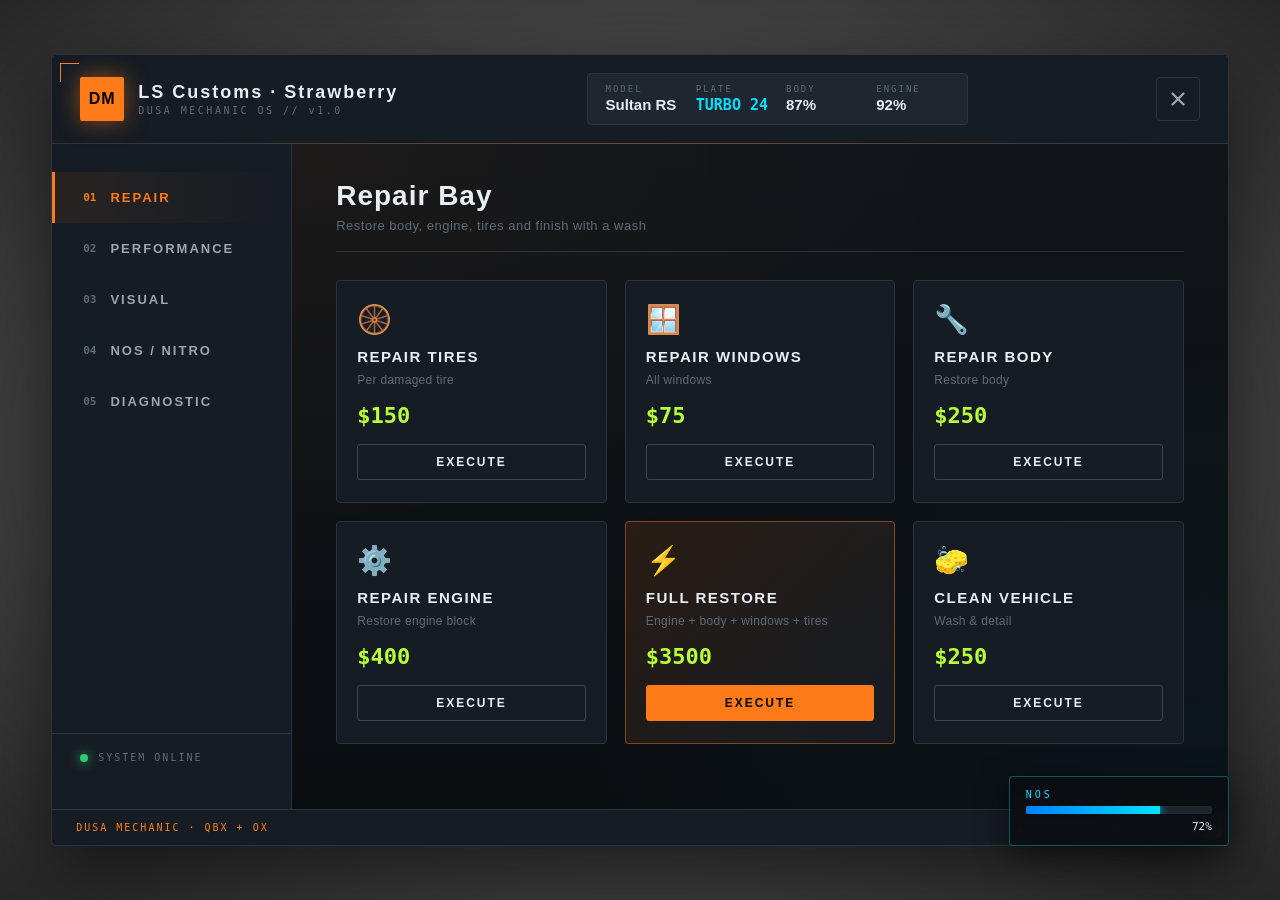
<file: dusa_mechanic_qbx/html/index.html>
<!DOCTYPE html>
<html lang="en">
<head>
    <meta charset="UTF-8" />
    <meta http-equiv="Content-Security-Policy"
          content="default-src 'self' 'unsafe-inline' 'unsafe-eval' nui://* https://nui-img/*;
                   img-src 'self' data: https://nui-img/* nui://*;
                   connect-src 'self' https://* nui://*;">
    <title>Dusa Mechanic</title>
    <link rel="stylesheet" href="style.css">
    <link rel="preconnect" href="https://fonts.googleapis.com">
    <link href="https://fonts.googleapis.com/css2?family=Chakra+Petch:wght@400;500;600;700&family=JetBrains+Mono:wght@400;500;700&display=swap" rel="stylesheet">
</head>
<body>
    <div id="root" class="hidden">
        <div class="shell">

            <!-- Header -->
            <header class="topbar">
                <div class="logo-wrap">
                    <div class="logo-mark">DM</div>
                    <div>
                        <div class="logo-title" id="shopName">LS Customs</div>
                        <div class="logo-sub">DUSA MECHANIC OS // v1.0</div>
                    </div>
                </div>
                <div class="veh-card">
                    <div class="veh-line"><span>MODEL</span><b id="vehModel">--</b></div>
                    <div class="veh-line"><span>PLATE</span><b id="vehPlate" class="plate">--</b></div>
                    <div class="veh-line"><span>BODY</span><b id="vehBody">--%</b></div>
                    <div class="veh-line"><span>ENGINE</span><b id="vehEngine">--%</b></div>
                </div>
                <button class="close-btn" id="closeBtn" title="Close (ESC)">
                    <svg viewBox="0 0 24 24" width="22" height="22" stroke="currentColor" stroke-width="2.5" fill="none" stroke-linecap="round">
                        <path d="M6 6l12 12M18 6L6 18"/>
                    </svg>
                </button>
            </header>

            <div class="body">
                <!-- Sidebar tabs -->
                <aside class="sidebar">
                    <button class="tab active" data-tab="repair">
                        <span class="num">01</span><span>REPAIR</span>
                    </button>
                    <button class="tab" data-tab="performance">
                        <span class="num">02</span><span>PERFORMANCE</span>
                    </button>
                    <button class="tab" data-tab="visual">
                        <span class="num">03</span><span>VISUAL</span>
                    </button>
                    <button class="tab" data-tab="nos">
                        <span class="num">04</span><span>NOS / NITRO</span>
                    </button>
                    <button class="tab" data-tab="diag">
                        <span class="num">05</span><span>DIAGNOSTIC</span>
                    </button>

                    <div class="sidebar-footer">
                        <div class="dot pulse"></div>
                        <span>SYSTEM ONLINE</span>
                    </div>
                </aside>

                <!-- Content panes -->
                <main class="content">

                    <!-- REPAIR -->
                    <section class="pane active" data-pane="repair">
                        <div class="pane-header">
                            <h2>Repair Bay</h2>
                            <p>Restore body, engine, tires and finish with a wash</p>
                        </div>
                        <div class="grid">
                            <div class="card" data-action="repair" data-what="tire" data-price-key="tire">
                                <div class="card-ico">🛞</div>
                                <div class="card-title">Repair Tires</div>
                                <div class="card-sub">Per damaged tire</div>
                                <div class="card-price">$<span class="p">--</span></div>
                                <button class="btn">EXECUTE</button>
                            </div>
                            <div class="card" data-action="repair" data-what="window" data-price-key="window">
                                <div class="card-ico">🪟</div>
                                <div class="card-title">Repair Windows</div>
                                <div class="card-sub">All windows</div>
                                <div class="card-price">$<span class="p">--</span></div>
                                <button class="btn">EXECUTE</button>
                            </div>
                            <div class="card" data-action="repair" data-what="body" data-price-key="body">
                                <div class="card-ico">🔧</div>
                                <div class="card-title">Repair Body</div>
                                <div class="card-sub">Restore body</div>
                                <div class="card-price">$<span class="p">--</span></div>
                                <button class="btn">EXECUTE</button>
                            </div>
                            <div class="card" data-action="repair" data-what="engine" data-price-key="engine">
                                <div class="card-ico">⚙️</div>
                                <div class="card-title">Repair Engine</div>
                                <div class="card-sub">Restore engine block</div>
                                <div class="card-price">$<span class="p">--</span></div>
                                <button class="btn">EXECUTE</button>
                            </div>
                            <div class="card primary" data-action="repair" data-what="full" data-price-key="fullRepair">
                                <div class="card-ico">⚡</div>
                                <div class="card-title">FULL RESTORE</div>
                                <div class="card-sub">Engine + body + windows + tires</div>
                                <div class="card-price">$<span class="p">--</span></div>
                                <button class="btn primary">EXECUTE</button>
                            </div>
                            <div class="card" data-action="repair" data-what="clean" data-price-key="fullClean">
                                <div class="card-ico">🧽</div>
                                <div class="card-title">Clean Vehicle</div>
                                <div class="card-sub">Wash & detail</div>
                                <div class="card-price">$<span class="p">--</span></div>
                                <button class="btn">EXECUTE</button>
                            </div>
                        </div>
                    </section>

                    <!-- PERFORMANCE -->
                    <section class="pane" data-pane="performance">
                        <div class="pane-header">
                            <h2>Performance Tuning</h2>
                            <p>Upgrade engine, transmission, brakes and suspension</p>
                        </div>
                        <div class="tune-list" id="tuneList"></div>
                    </section>

                    <!-- VISUAL -->
                    <section class="pane" data-pane="visual">
                        <div class="pane-header">
                            <h2>Visual Customization</h2>
                            <p>Paint, wheels, lights, neons & plates</p>
                        </div>

                        <div class="visual-grid">
                            <div class="vcard">
                                <div class="vcard-h">PRIMARY COLOR</div>
                                <input type="color" value="#ff2d55" id="primaryColor">
                                <button class="btn" data-action="cosm" data-what="primaryColor" data-color-from="primaryColor" data-price-key="primaryColor">APPLY · $<span class="p">--</span></button>
                            </div>
                            <div class="vcard">
                                <div class="vcard-h">SECONDARY COLOR</div>
                                <input type="color" value="#0a84ff" id="secondaryColor">
                                <button class="btn" data-action="cosm" data-what="secondaryColor" data-color-from="secondaryColor" data-price-key="secondaryColor">APPLY · $<span class="p">--</span></button>
                            </div>
                            <div class="vcard">
                                <div class="vcard-h">NEON COLOR</div>
                                <input type="color" value="#ff00ff" id="neonColor">
                                <button class="btn" data-action="cosm" data-what="neons" data-color-from="neonColor" data-price-key="neons">APPLY · $<span class="p">--</span></button>
                            </div>
                            <div class="vcard">
                                <div class="vcard-h">TIRE SMOKE</div>
                                <input type="color" value="#ffaa00" id="smokeColor">
                                <button class="btn" data-action="cosm" data-what="smoke" data-color-from="smokeColor" data-price-key="smoke">APPLY · $<span class="p">--</span></button>
                            </div>
                            <div class="vcard">
                                <div class="vcard-h">XENON HEADLIGHTS</div>
                                <select id="xenonIndex">
                                    <option value="0">White</option>
                                    <option value="1">Blue</option>
                                    <option value="2">Electric Blue</option>
                                    <option value="3">Mint Green</option>
                                    <option value="4">Lime Green</option>
                                    <option value="5">Yellow</option>
                                    <option value="6">Golden Shower</option>
                                    <option value="7">Orange</option>
                                    <option value="8">Red</option>
                                    <option value="9">Pony Pink</option>
                                    <option value="10">Hot Pink</option>
                                    <option value="11">Purple</option>
                                    <option value="12">Blacklight</option>
                                </select>
                                <button class="btn" data-action="cosm" data-what="xenons" data-value-from="xenonIndex" data-price-key="xenons">APPLY · $<span class="p">--</span></button>
                            </div>
                            <div class="vcard">
                                <div class="vcard-h">PLATE STYLE</div>
                                <select id="plateIndex">
                                    <option value="0">Blue/White</option>
                                    <option value="1">Yellow/Black</option>
                                    <option value="2">Yellow/Blue</option>
                                    <option value="3">Blue/White 2</option>
                                    <option value="4">Blue/White 3</option>
                                    <option value="5">Yankton</option>
                                </select>
                                <button class="btn" data-action="cosm" data-what="plateIndex" data-value-from="plateIndex" data-price-key="plateIndex">APPLY · $<span class="p">--</span></button>
                            </div>
                        </div>
                    </section>

                    <!-- NOS -->
                    <section class="pane" data-pane="nos">
                        <div class="pane-header">
                            <h2>Nitrous Oxide System</h2>
                            <p>Inject pure speed</p>
                        </div>
                        <div class="nos-wrap">
                            <div class="nos-bottle">
                                <div class="bottle">
                                    <div class="liquid"></div>
                                </div>
                                <div class="bottle-label">NOS BOTTLE</div>
                            </div>
                            <div class="nos-actions">
                                <div class="card" data-action="nosInstall" data-price-key="nosInstall">
                                    <div class="card-title">INSTALL NOS KIT</div>
                                    <div class="card-sub">One-time install per vehicle</div>
                                    <div class="card-price">$<span class="p">--</span></div>
                                    <button class="btn primary">INSTALL</button>
                                </div>
                                <div class="card" data-action="nosRefill" data-price-key="nosRefill">
                                    <div class="card-title">REFILL BOTTLE</div>
                                    <div class="card-sub">Top up to 100%</div>
                                    <div class="card-price">$<span class="p">--</span></div>
                                    <button class="btn">REFILL</button>
                                </div>
                            </div>
                        </div>
                    </section>

                    <!-- DIAG -->
                    <section class="pane" data-pane="diag">
                        <div class="pane-header">
                            <h2>Diagnostic Scanner</h2>
                            <p>Read sensors & service history</p>
                        </div>
                        <div class="diag-wrap">
                            <button class="big-btn" data-action="scan" data-price-key="scanFee">RUN FULL SCAN · $<span class="p">--</span></button>
                            <div class="diag-info">
                                Plug in the OBD-II scanner. Reads engine wear, brake wear, NOS state and last service.
                            </div>
                        </div>
                    </section>

                </main>
            </div>

            <!-- Footer -->
            <footer class="footer">
                <span class="brand">DUSA MECHANIC · QBX + OX</span>
                <span class="hint">ESC to close</span>
            </footer>
        </div>
    </div>

    <!-- NOS HUD (in-game floating bar) -->
    <div id="nosHud" class="nos-hud hidden">
        <div class="nos-label">NOS</div>
        <div class="nos-bar"><div class="nos-fill" id="nosFill"></div></div>
        <div class="nos-pct" id="nosPct">0%</div>
    </div>

    <script src="app.js"></script>
</body>
</html>
</file>
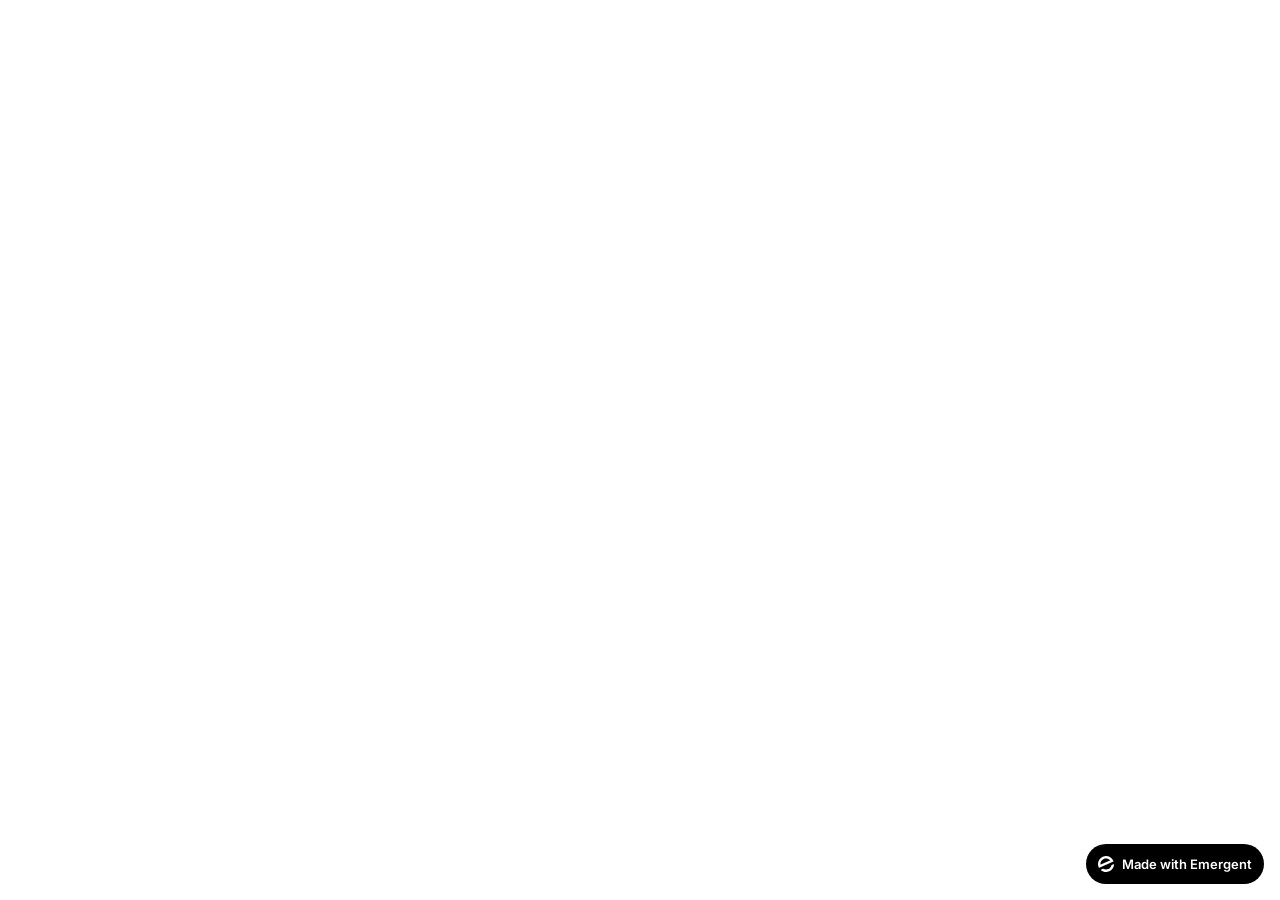
<file: frontend/public/index.html>
<!doctype html>
<html lang="en">
    <head>
        <meta charset="utf-8" />
        <meta name="viewport" content="width=device-width, initial-scale=1" />
        <meta name="theme-color" content="#000000" />
        <meta name="description" content="A product of emergent.sh" />
        <link rel="preconnect" href="https://fonts.googleapis.com" />
        <link rel="preconnect" href="https://fonts.gstatic.com" crossorigin />
        <link href="https://fonts.googleapis.com/css2?family=Inter:wght@600&display=swap" rel="stylesheet" />
        <!--
        manifest.json provides metadata used when your web app is installed on a
        user's mobile device or desktop. See https://developers.google.com/web/fundamentals/web-app-manifest/
        -->
        <!--
        Notice the use of %PUBLIC_URL% in the tags above.
        It will be replaced with the URL of the `public` folder during the build.
        Only files inside the `public` folder can be referenced from the HTML.

        Unlike "/favicon.ico" or "favicon.ico", "%PUBLIC_URL%/favicon.ico" will
        work correctly both with client-side routing and a non-root public URL.
        Learn how to configure a non-root public URL by running `npm run build`.
        -->
        <title>Emergent | Fullstack App</title>
        <script>window.addEventListener("error",function(e){if(e.error instanceof DOMException&&e.error.name==="DataCloneError"&&e.message&&e.message.includes("PerformanceServerTiming")){e.stopImmediatePropagation();e.preventDefault()}},true);</script>
        <script src="https://assets.emergent.sh/scripts/emergent-main.js"></script>
    </head>
    <body>
        <noscript>You need to enable JavaScript to run this app.</noscript>
        <div id="root"></div>
        <!--
      This HTML file is a template.
      If you open it directly in the browser, you will see an empty page.

      You can add webfonts, meta tags, or analytics to this file.
      The build step will place the bundled scripts into the <body> tag.

      To begin the development, run `npm start` or `yarn start`.
      To create a production bundle, use `npm run build` or `yarn build`.
    -->
        <a
            id="emergent-badge"
            target="_blank"
            href="https://app.emergent.sh/?utm_source=emergent-badge"
            style="
                display: inline-flex !important;
                box-sizing: border-box;
                width: 178px;
                height: 40px;
                padding: 8px 12px 8px 12px;
                align-items: center !important;
                gap: 8px;
                border-radius: 50px !important;
                background: #000 !important;
                position: fixed !important;
                bottom: 16px;
                right: 16px;
                text-decoration: none;
                font-family: -apple-system, BlinkMacSystemFont,
                    &quot;Segoe UI&quot;, Roboto, Oxygen, Ubuntu, Cantarell,
                    &quot;Open Sans&quot;, &quot;Helvetica Neue&quot;,
                    sans-serif !important;
                font-size: 12px !important;
                z-index: 9999 !important;
            "
        >
            <svg xmlns="http://www.w3.org/2000/svg" width="16" height="16" viewBox="0 0 16 16" fill="none">
                <path d="M15.5702 8.13142C15.7729 8.0412 16.0007 8.18878 15.9892 8.4103C15.8374 11.3192 14.0965 14.0405 11.2531 15.3065C8.40964 16.5725 5.2224 16.0453 2.95912 14.2117C2.78676 14.072 2.82955 13.804 3.03219 13.7137L4.95677 12.8568C5.04866 12.8159 5.15446 12.823 5.24204 12.8725C6.73377 13.7153 8.59176 13.8649 10.2772 13.1145C11.9626 12.3641 13.0947 10.8833 13.4665 9.21075C13.4883 9.11256 13.5539 9.02918 13.6457 8.98827L15.5702 8.13142Z" fill="white"/>
                <path fill-rule="evenodd" clip-rule="evenodd" d="M15.3066 4.74698L15.5067 5.19653C15.5759 5.35178 15.5061 5.53366 15.3508 5.60278L1.29992 11.8586C1.14467 11.9278 0.962794 11.8579 0.893675 11.7027L0.701732 11.2716L0.693457 11.2531C-1.10317 7.21778 0.711626 2.49007 4.74692 0.693443C8.78221 -1.10318 13.51 0.711693 15.3066 4.74698ZM2.82356 8.55367C2.63552 8.63739 2.41991 8.51617 2.40853 8.31065C2.28373 6.05724 3.53858 3.85787 5.72286 2.88536C7.90715 1.91286 10.3813 2.45199 11.9724 4.05256C12.1175 4.19854 12.0633 4.43988 11.8753 4.5236L2.82356 8.55367Z" fill="white"/>
            </svg>
            <p
                style="
                    color: #FFF !important;
                    font-family: 'Inter', sans-serif !important;
                    font-size: 13px !important;
                    font-style: normal !important;
                    font-weight: 600 !important;
                    line-height: 20px !important;
                    margin: 0 !important;
                    white-space: nowrap !important;
                "
            >
                Made with Emergent
            </p>
        </a>
        <script>
            !(function (t, e) {
                var o, n, p, r;
                e.__SV ||
                    ((window.posthog = e),
                    (e._i = []),
                    (e.init = function (i, s, a) {
                        function g(t, e) {
                            var o = e.split(".");
                            2 == o.length && ((t = t[o[0]]), (e = o[1])),
                                (t[e] = function () {
                                    t.push(
                                        [e].concat(
                                            Array.prototype.slice.call(
                                                arguments,
                                                0,
                                            ),
                                        ),
                                    );
                                });
                        }
                        ((p = t.createElement("script")).type =
                            "text/javascript"),
                            (p.crossOrigin = "anonymous"),
                            (p.async = !0),
                            (p.src =
                                s.api_host.replace(
                                    ".i.posthog.com",
                                    "-assets.i.posthog.com",
                                ) + "/static/array.js"),
                            (r =
                                t.getElementsByTagName(
                                    "script",
                                )[0]).parentNode.insertBefore(p, r);
                        var u = e;
                        for (
                            void 0 !== a ? (u = e[a] = []) : (a = "posthog"),
                                u.people = u.people || [],
                                u.toString = function (t) {
                                    var e = "posthog";
                                    return (
                                        "posthog" !== a && (e += "." + a),
                                        t || (e += " (stub)"),
                                        e
                                    );
                                },
                                u.people.toString = function () {
                                    return u.toString(1) + ".people (stub)";
                                },
                                o =
                                    "init me ws ys ps bs capture je Di ks register register_once register_for_session unregister unregister_for_session Ps getFeatureFlag getFeatureFlagPayload isFeatureEnabled reloadFeatureFlags updateEarlyAccessFeatureEnrollment getEarlyAccessFeatures on onFeatureFlags onSurveysLoaded onSessionId getSurveys getActiveMatchingSurveys renderSurvey canRenderSurvey canRenderSurveyAsync identify setPersonProperties group resetGroups setPersonPropertiesForFlags resetPersonPropertiesForFlags setGroupPropertiesForFlags resetGroupPropertiesForFlags reset get_distinct_id getGroups get_session_id get_session_replay_url alias set_config startSessionRecording stopSessionRecording sessionRecordingStarted captureException loadToolbar get_property getSessionProperty Es $s createPersonProfile Is opt_in_capturing opt_out_capturing has_opted_in_capturing has_opted_out_capturing clear_opt_in_out_capturing Ss debug xs getPageViewId captureTraceFeedback captureTraceMetric".split(
                                        " ",
                                    ),
                                n = 0;
                            n < o.length;
                            n++
                        )
                            g(u, o[n]);
                        e._i.push([i, s, a]);
                    }),
                    (e.__SV = 1));
            })(document, window.posthog || []);
            posthog.init("phc_xAvL2Iq4tFmANRE7kzbKwaSqp1HJjN7x48s3vr0CMjs", {
                api_host: "https://us.i.posthog.com",
                person_profiles: "identified_only", // or 'always' to create profiles for anonymous users as well,
                session_recording: {
                    recordCrossOriginIframes: true,
                    capturePerformance: false,
                },
            });
        </script>
    </body>
</html>
</file>
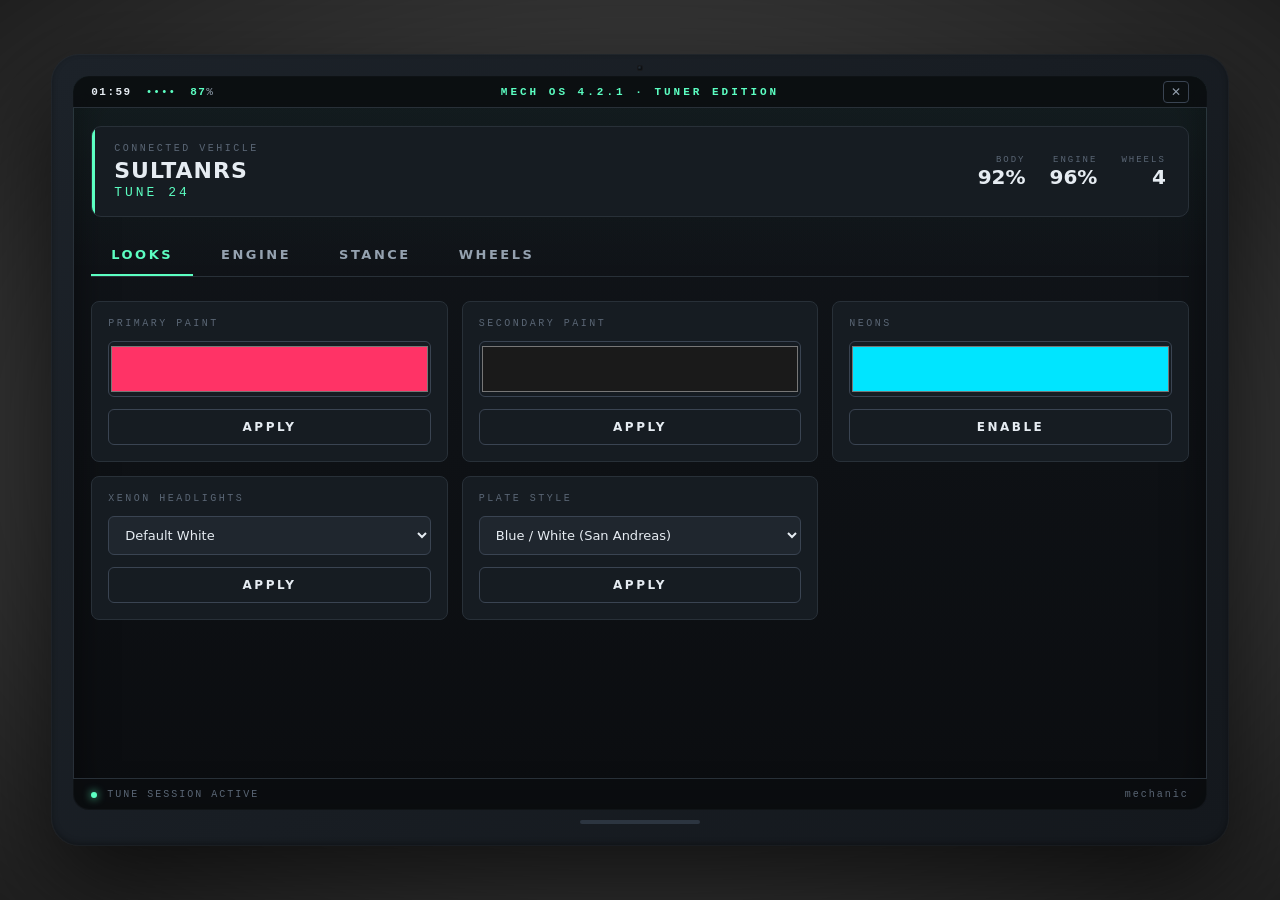
<file: mechanic_tablet/html/index.html>
<!DOCTYPE html>
<html lang="en">
<head>
    <meta charset="UTF-8" />
    <meta http-equiv="Content-Security-Policy"
          content="default-src 'self' 'unsafe-inline' 'unsafe-eval' nui://* https://nui-img/*;
                   img-src 'self' data: https://nui-img/* nui://*;
                   connect-src 'self' https://* nui://*;">
    <title>Mechanic Tablet</title>
    <link rel="stylesheet" href="style.css">
</head>
<body>
    <div id="root" class="hidden">
        <!-- Tablet physical frame -->
        <div class="tablet" id="tablet">
            <!-- bezels -->
            <div class="cam"></div>

            <!-- screen -->
            <div class="screen">
                <!-- status bar -->
                <div class="statusbar">
                    <div class="sb-left">
                        <span class="sb-time" id="sbTime">--:--</span>
                        <span class="sb-net"></span>
                        <span class="sb-batt"><b id="sbBatt">87</b>%</span>
                    </div>
                    <div class="sb-center">MECH OS 4.2.1 · TUNER EDITION</div>
                    <div class="sb-right">
                        <button class="sb-close" id="sbClose" data-testid="tablet-close">✕</button>
                    </div>
                </div>

                <!-- Veh card -->
                <div class="vehcard">
                    <div class="vehcard-left">
                        <div class="vc-label">CONNECTED VEHICLE</div>
                        <div class="vc-name" id="vcName">--</div>
                        <div class="vc-plate" id="vcPlate">--</div>
                    </div>
                    <div class="vehcard-right">
                        <div class="vc-stat">
                            <div class="vc-stat-l">BODY</div>
                            <div class="vc-stat-v" id="vcBody">--</div>
                        </div>
                        <div class="vc-stat">
                            <div class="vc-stat-l">ENGINE</div>
                            <div class="vc-stat-v" id="vcEngine">--</div>
                        </div>
                        <div class="vc-stat">
                            <div class="vc-stat-l">WHEELS</div>
                            <div class="vc-stat-v" id="vcWheels">--</div>
                        </div>
                    </div>
                </div>

                <!-- Tabs -->
                <div class="tabs">
                    <button class="tab active" data-tab="looks"   data-testid="tab-looks">LOOKS</button>
                    <button class="tab" data-tab="engine"         data-testid="tab-engine">ENGINE</button>
                    <button class="tab" data-tab="stance"         data-testid="tab-stance">STANCE</button>
                    <button class="tab" data-tab="wheels"         data-testid="tab-wheels">WHEELS</button>
                </div>

                <!-- Pane: LOOKS -->
                <section class="pane active" data-pane="looks">
                    <div class="grid-2">
                        <div class="cell">
                            <div class="cell-h">PRIMARY PAINT</div>
                            <input type="color" id="colPrimary" value="#ff3366">
                            <button class="btn" data-look="primary" data-color="colPrimary" data-testid="apply-primary">APPLY</button>
                        </div>
                        <div class="cell">
                            <div class="cell-h">SECONDARY PAINT</div>
                            <input type="color" id="colSecondary" value="#1a1a1a">
                            <button class="btn" data-look="secondary" data-color="colSecondary" data-testid="apply-secondary">APPLY</button>
                        </div>
                        <div class="cell">
                            <div class="cell-h">NEONS</div>
                            <input type="color" id="colNeons" value="#00e5ff">
                            <button class="btn" data-look="neons" data-color="colNeons" data-testid="apply-neons">ENABLE</button>
                        </div>
                        <div class="cell">
                            <div class="cell-h">XENON HEADLIGHTS</div>
                            <select id="xenonSel">
                                <option value="0">Default White</option>
                                <option value="1">Ice Blue</option>
                                <option value="2">Electric Blue</option>
                                <option value="3">Mint Green</option>
                                <option value="4">Lime Green</option>
                                <option value="5">Yellow</option>
                                <option value="6">Gold</option>
                                <option value="7">Orange</option>
                                <option value="8">Red</option>
                                <option value="9">Pony Pink</option>
                                <option value="10">Hot Pink</option>
                                <option value="11">Purple</option>
                                <option value="12">UV / Blacklight</option>
                            </select>
                            <button class="btn" data-look="xenons" data-sel="xenonSel" data-testid="apply-xenons">APPLY</button>
                        </div>
                        <div class="cell wide">
                            <div class="cell-h">PLATE STYLE</div>
                            <select id="plateSel">
                                <option value="0">Blue / White (San Andreas)</option>
                                <option value="1">Yellow / Black</option>
                                <option value="2">Yellow / Blue</option>
                                <option value="3">Blue / White v2</option>
                                <option value="4">Blue / White v3</option>
                                <option value="5">Yankton</option>
                            </select>
                            <button class="btn" data-look="plate" data-sel="plateSel" data-testid="apply-plate">APPLY</button>
                        </div>
                    </div>
                </section>

                <!-- Pane: ENGINE -->
                <section class="pane" data-pane="engine">
                    <div id="engineList" class="perf-list"></div>
                </section>

                <!-- Pane: STANCE -->
                <section class="pane" data-pane="stance">
                    <div class="stance-grid" id="stanceGrid">
                        <!-- sliders injected -->
                    </div>
                    <div class="stance-actions">
                        <button class="btn ghost" id="stanceReset"  data-testid="stance-reset">RESET</button>
                        <button class="btn primary" id="stanceSave" data-testid="stance-save">SAVE TUNE</button>
                    </div>
                </section>

                <!-- Pane: WHEELS -->
                <section class="pane" data-pane="wheels">
                    <div class="cell wide">
                        <div class="cell-h">WHEEL TYPE</div>
                        <select id="wheelType">
                            <option value="0">Sport</option>
                            <option value="1">Muscle</option>
                            <option value="2">Lowrider</option>
                            <option value="3">SUV</option>
                            <option value="4">Offroad</option>
                            <option value="5">Tuner</option>
                            <option value="6">Bike</option>
                            <option value="7">High End</option>
                            <option value="8">Benny's Original</option>
                            <option value="9">Benny's Bespoke</option>
                            <option value="10">Open Wheel</option>
                            <option value="11">Street</option>
                            <option value="12">Track</option>
                        </select>
                    </div>
                    <div class="cell wide">
                        <div class="cell-h">WHEEL DESIGN INDEX</div>
                        <input type="number" id="wheelMod" min="0" max="30" value="0">
                        <button class="btn primary" data-look="wheelType" data-testid="apply-wheels">APPLY WHEELS</button>
                    </div>
                </section>

                <!-- footer -->
                <div class="foot">
                    <span class="dot"></span>
                    <span>TUNE SESSION ACTIVE</span>
                    <span class="spacer"></span>
                    <span id="sessionJob">--</span>
                </div>
            </div>

            <!-- home indicator -->
            <div class="home-bar"></div>
        </div>
    </div>

    <script src="app.js"></script>
</body>
</html>
</file>
<file: dusa_mechanic_qbx/html/style.css>
/* ================================================================
   DUSA MECHANIC :: NUI Stylesheet
   Aesthetic: industrial cyber-garage, amber/cyan accents on charcoal
   ================================================================ */

:root {
    --bg-0: #0a0d10;
    --bg-1: #11161b;
    --bg-2: #161c23;
    --bg-3: #1e262f;
    --line: #2a3340;
    --line-2: #3a4554;
    --text: #e9eef3;
    --text-2: #9aa6b3;
    --text-3: #5e6b78;
    --accent: #ff7a18;        /* amber */
    --accent-2: #00e0ff;      /* cyan  */
    --accent-3: #b6ff39;      /* lime  */
    --danger: #ff3860;
    --ok: #2ecc71;
    --font-display: 'Chakra Petch', sans-serif;
    --font-mono: 'JetBrains Mono', monospace;
}

* { box-sizing: border-box; margin: 0; padding: 0; }

body {
    font-family: var(--font-display);
    background: transparent;
    color: var(--text);
    overflow: hidden;
    user-select: none;
    -webkit-font-smoothing: antialiased;
}

.hidden { display: none !important; }

/* =========== ROOT SHELL =========== */
#root {
    position: fixed;
    inset: 0;
    display: flex;
    align-items: center;
    justify-content: center;
    background: radial-gradient(ellipse at center, rgba(0,0,0,.55) 0%, rgba(0,0,0,.85) 100%);
    backdrop-filter: blur(6px);
    animation: fade .25s ease-out;
}

@keyframes fade { from { opacity: 0; } to { opacity: 1; } }
@keyframes slideUp { from { transform: translateY(20px); opacity: 0; } to { transform: none; opacity: 1; } }
@keyframes scan { 0%{transform:translateX(-100%);} 100%{transform:translateX(100%);} }

.shell {
    width: min(1280px, 92vw);
    height: min(820px, 88vh);
    background: linear-gradient(180deg, var(--bg-1) 0%, var(--bg-0) 100%);
    border: 1px solid var(--line);
    border-radius: 6px;
    display: flex;
    flex-direction: column;
    box-shadow:
        0 30px 80px rgba(0,0,0,.6),
        inset 0 1px 0 rgba(255,255,255,.04);
    position: relative;
    overflow: hidden;
    animation: slideUp .35s cubic-bezier(.2,.7,.3,1);
}

/* corner cuts */
.shell::before, .shell::after {
    content: '';
    position: absolute;
    width: 18px; height: 18px;
    border: 1px solid var(--accent);
    z-index: 5;
}
.shell::before { top: 8px; left: 8px; border-right: none; border-bottom: none; }
.shell::after  { bottom: 8px; right: 8px; border-left: none; border-top: none; }

/* scan line */
.shell .scan-line {
    position: absolute;
    inset: 0;
    pointer-events: none;
}

/* =========== TOPBAR =========== */
.topbar {
    display: grid;
    grid-template-columns: auto 1fr auto;
    align-items: center;
    gap: 24px;
    padding: 18px 28px;
    border-bottom: 1px solid var(--line);
    background: var(--bg-2);
    position: relative;
}

.topbar::after {
    content: '';
    position: absolute;
    bottom: -1px; left: 0; right: 0;
    height: 1px;
    background: linear-gradient(90deg, transparent, var(--accent), transparent);
    opacity: .35;
}

.logo-wrap {
    display: flex; align-items: center; gap: 14px;
}
.logo-mark {
    width: 44px; height: 44px;
    display: grid; place-items: center;
    background: var(--accent);
    color: #000;
    font-weight: 700;
    letter-spacing: 1px;
    border-radius: 2px;
    box-shadow: 0 0 22px rgba(255,122,24,.5);
}
.logo-title {
    font-size: 18px;
    font-weight: 700;
    letter-spacing: 2px;
}
.logo-sub {
    font-family: var(--font-mono);
    font-size: 10px;
    color: var(--text-3);
    letter-spacing: 2.5px;
    margin-top: 2px;
}

.veh-card {
    display: grid;
    grid-template-columns: repeat(4, 1fr);
    gap: 18px;
    padding: 10px 18px;
    background: var(--bg-3);
    border: 1px solid var(--line);
    border-radius: 4px;
    max-width: 620px;
    margin-left: auto;
    margin-right: auto;
}
.veh-line {
    display: flex;
    flex-direction: column;
    gap: 2px;
}
.veh-line span {
    font-family: var(--font-mono);
    font-size: 9px;
    color: var(--text-3);
    letter-spacing: 2px;
}
.veh-line b {
    font-size: 15px;
    color: var(--text);
    font-weight: 600;
}
.veh-line .plate {
    font-family: var(--font-mono);
    color: var(--accent-2);
}

.close-btn {
    width: 44px; height: 44px;
    border: 1px solid var(--line);
    border-radius: 4px;
    background: transparent;
    color: var(--text-2);
    cursor: pointer;
    display: grid; place-items: center;
    transition: border-color .2s, color .2s, background .2s;
}
.close-btn:hover {
    border-color: var(--danger);
    color: var(--danger);
    background: rgba(255,56,96,.08);
}

/* =========== BODY =========== */
.body {
    flex: 1;
    display: grid;
    grid-template-columns: 240px 1fr;
    overflow: hidden;
}

/* SIDEBAR */
.sidebar {
    background: var(--bg-2);
    border-right: 1px solid var(--line);
    display: flex;
    flex-direction: column;
    padding: 28px 0;
}
.tab {
    background: transparent;
    border: 0;
    border-left: 3px solid transparent;
    color: var(--text-2);
    text-align: left;
    padding: 18px 28px;
    font-family: var(--font-display);
    font-weight: 600;
    font-size: 13px;
    letter-spacing: 2px;
    cursor: pointer;
    display: flex;
    align-items: center;
    gap: 14px;
    transition: color .2s, background .2s, border-color .2s;
}
.tab .num {
    font-family: var(--font-mono);
    font-size: 11px;
    color: var(--text-3);
    letter-spacing: 0;
}
.tab:hover {
    color: var(--text);
    background: rgba(255,255,255,.02);
}
.tab.active {
    color: var(--accent);
    border-left-color: var(--accent);
    background: linear-gradient(90deg, rgba(255,122,24,.08), transparent);
}
.tab.active .num {
    color: var(--accent);
}

.sidebar-footer {
    margin-top: auto;
    padding: 18px 28px;
    display: flex;
    align-items: center;
    gap: 10px;
    font-family: var(--font-mono);
    font-size: 10px;
    color: var(--text-3);
    letter-spacing: 2px;
    border-top: 1px solid var(--line);
}
.dot {
    width: 8px; height: 8px;
    background: var(--ok);
    border-radius: 50%;
    box-shadow: 0 0 12px var(--ok);
}
.pulse { animation: pulse 1.8s infinite; }
@keyframes pulse { 0%,100% {opacity: 1;} 50% { opacity: .35;} }

/* CONTENT */
.content {
    padding: 36px 44px;
    overflow-y: auto;
    background:
        radial-gradient(ellipse at top left, rgba(255,122,24,.05), transparent 50%),
        radial-gradient(ellipse at bottom right, rgba(0,224,255,.04), transparent 50%);
}

.content::-webkit-scrollbar { width: 6px; }
.content::-webkit-scrollbar-track { background: transparent; }
.content::-webkit-scrollbar-thumb { background: var(--line-2); border-radius: 3px; }

.pane { display: none; }
.pane.active { display: block; animation: slideUp .25s ease-out; }

.pane-header {
    margin-bottom: 28px;
    padding-bottom: 18px;
    border-bottom: 1px solid var(--line);
}
.pane-header h2 {
    font-size: 28px;
    font-weight: 700;
    letter-spacing: 1px;
    margin-bottom: 6px;
}
.pane-header p {
    color: var(--text-3);
    font-size: 13px;
    letter-spacing: .5px;
}

/* =========== CARDS =========== */
.grid {
    display: grid;
    grid-template-columns: repeat(3, 1fr);
    gap: 18px;
}

.card {
    background: var(--bg-2);
    border: 1px solid var(--line);
    border-radius: 4px;
    padding: 22px 20px;
    display: flex;
    flex-direction: column;
    gap: 8px;
    position: relative;
    overflow: hidden;
    transition: border-color .2s, transform .2s, box-shadow .2s;
}
.card::before {
    content: '';
    position: absolute;
    top: 0; left: 0;
    width: 3px; height: 100%;
    background: var(--accent-2);
    transform: scaleY(0);
    transform-origin: top;
    transition: transform .25s;
}
.card:hover {
    border-color: var(--accent-2);
    transform: translateY(-2px);
    box-shadow: 0 12px 28px rgba(0,224,255,.12);
}
.card:hover::before { transform: scaleY(1); }
.card.primary {
    background: linear-gradient(135deg, rgba(255,122,24,.12), var(--bg-2));
    border-color: rgba(255,122,24,.45);
}
.card.primary::before { background: var(--accent); }

.card-ico {
    font-size: 28px;
    margin-bottom: 4px;
}
.card-title {
    font-size: 15px;
    font-weight: 700;
    letter-spacing: 1.5px;
    text-transform: uppercase;
}
.card-sub {
    font-size: 12px;
    color: var(--text-3);
    letter-spacing: .3px;
}
.card-price {
    font-family: var(--font-mono);
    font-size: 22px;
    font-weight: 700;
    color: var(--accent-3);
    margin: 8px 0;
}

.btn {
    background: transparent;
    border: 1px solid var(--line-2);
    color: var(--text);
    padding: 10px 16px;
    border-radius: 3px;
    font-family: var(--font-display);
    font-weight: 600;
    font-size: 12px;
    letter-spacing: 2px;
    cursor: pointer;
    transition: all .2s;
    margin-top: auto;
}
.btn:hover {
    background: var(--accent-2);
    border-color: var(--accent-2);
    color: #000;
    box-shadow: 0 0 18px rgba(0,224,255,.35);
}
.btn.primary {
    background: var(--accent);
    border-color: var(--accent);
    color: #000;
}
.btn.primary:hover {
    background: #fff;
    border-color: #fff;
    box-shadow: 0 0 22px rgba(255,255,255,.4);
}

/* =========== TUNING =========== */
.tune-list {
    display: flex;
    flex-direction: column;
    gap: 14px;
}
.tune-row {
    display: grid;
    grid-template-columns: 220px 1fr auto auto;
    align-items: center;
    gap: 22px;
    background: var(--bg-2);
    border: 1px solid var(--line);
    border-radius: 4px;
    padding: 16px 20px;
    transition: border-color .2s;
}
.tune-row:hover { border-color: var(--accent-2); }
.tune-row h3 {
    font-size: 14px;
    letter-spacing: 2px;
    color: var(--text);
}
.tune-row .label {
    font-family: var(--font-mono);
    font-size: 10px;
    color: var(--text-3);
    letter-spacing: 2px;
    margin-bottom: 4px;
}
.level-track {
    display: flex;
    gap: 4px;
    height: 22px;
}
.level-bar {
    flex: 1;
    background: var(--bg-3);
    border: 1px solid var(--line);
    border-radius: 2px;
    transition: background .25s, border-color .25s;
}
.level-bar.active {
    background: linear-gradient(180deg, var(--accent), #ff5500);
    border-color: var(--accent);
    box-shadow: 0 0 12px rgba(255,122,24,.45);
}
.tune-price {
    font-family: var(--font-mono);
    font-weight: 700;
    color: var(--accent-3);
    font-size: 18px;
    min-width: 80px;
    text-align: right;
}

/* =========== VISUAL =========== */
.visual-grid {
    display: grid;
    grid-template-columns: repeat(3, 1fr);
    gap: 16px;
}
.vcard {
    background: var(--bg-2);
    border: 1px solid var(--line);
    border-radius: 4px;
    padding: 20px;
    display: flex;
    flex-direction: column;
    gap: 14px;
    transition: border-color .2s;
}
.vcard:hover { border-color: var(--accent-2); }
.vcard-h {
    font-family: var(--font-mono);
    font-size: 11px;
    color: var(--text-3);
    letter-spacing: 2px;
}
.vcard input[type="color"] {
    width: 100%;
    height: 60px;
    border: 1px solid var(--line-2);
    border-radius: 3px;
    cursor: pointer;
    background: transparent;
}
.vcard select {
    background: var(--bg-3);
    border: 1px solid var(--line-2);
    color: var(--text);
    padding: 10px 12px;
    border-radius: 3px;
    font-family: var(--font-display);
    font-size: 13px;
    cursor: pointer;
}

/* =========== NOS =========== */
.nos-wrap {
    display: grid;
    grid-template-columns: 240px 1fr;
    gap: 32px;
    align-items: center;
}
.nos-bottle {
    display: flex;
    flex-direction: column;
    align-items: center;
    gap: 16px;
}
.bottle {
    width: 120px;
    height: 260px;
    background: var(--bg-3);
    border: 2px solid var(--line-2);
    border-radius: 12px 12px 60px 60px;
    position: relative;
    overflow: hidden;
}
.bottle::before {
    content: '';
    position: absolute;
    top: -16px; left: 35px;
    width: 50px; height: 22px;
    background: var(--line-2);
    border-radius: 4px 4px 0 0;
}
.liquid {
    position: absolute;
    inset: 6px;
    background: linear-gradient(180deg, transparent 0%, var(--accent-2) 30%, #0080ff 100%);
    border-radius: 8px 8px 56px 56px;
    box-shadow: inset 0 0 22px rgba(0,224,255,.4);
    animation: bubble 3s ease-in-out infinite;
}
@keyframes bubble {
    0%, 100% { transform: translateY(0); }
    50%      { transform: translateY(-4px); }
}
.bottle-label {
    font-family: var(--font-mono);
    font-size: 11px;
    color: var(--accent-2);
    letter-spacing: 3px;
}
.nos-actions {
    display: grid;
    gap: 16px;
}

/* =========== DIAGNOSTIC =========== */
.diag-wrap {
    display: flex;
    flex-direction: column;
    gap: 22px;
}
.big-btn {
    width: 100%;
    padding: 26px;
    background: linear-gradient(135deg, var(--accent), #ff5500);
    border: 0;
    color: #000;
    font-family: var(--font-display);
    font-weight: 700;
    letter-spacing: 4px;
    font-size: 16px;
    border-radius: 4px;
    cursor: pointer;
    transition: transform .15s, box-shadow .2s;
    position: relative;
    overflow: hidden;
}
.big-btn:hover { transform: scale(1.01); box-shadow: 0 12px 30px rgba(255,122,24,.4); }
.big-btn::after {
    content: '';
    position: absolute;
    inset: 0;
    background: linear-gradient(90deg, transparent, rgba(255,255,255,.25), transparent);
    animation: scan 2s linear infinite;
}
.diag-info {
    background: var(--bg-2);
    border: 1px solid var(--line);
    border-left: 3px solid var(--accent-2);
    padding: 18px 22px;
    color: var(--text-2);
    font-size: 13px;
    letter-spacing: .3px;
    border-radius: 0 4px 4px 0;
}

/* =========== FOOTER =========== */
.footer {
    height: 36px;
    background: var(--bg-2);
    border-top: 1px solid var(--line);
    display: flex;
    align-items: center;
    justify-content: space-between;
    padding: 0 24px;
    font-family: var(--font-mono);
    font-size: 10px;
    color: var(--text-3);
    letter-spacing: 2px;
}
.brand { color: var(--accent); }

/* =========== NOS HUD (in-game) =========== */
.nos-hud {
    position: fixed;
    bottom: 6vh;
    right: 4vw;
    background: rgba(10, 13, 16, .82);
    border: 1px solid rgba(0, 224, 255, .35);
    border-radius: 4px;
    padding: 12px 16px;
    width: 220px;
    backdrop-filter: blur(8px);
    box-shadow: 0 8px 30px rgba(0,0,0,.5);
    font-family: var(--font-mono);
    animation: slideUp .3s ease-out;
}
.nos-label {
    font-size: 10px;
    color: var(--accent-2);
    letter-spacing: 3px;
    margin-bottom: 6px;
}
.nos-bar {
    height: 8px;
    background: var(--bg-3);
    border-radius: 2px;
    overflow: hidden;
}
.nos-fill {
    height: 100%;
    background: linear-gradient(90deg, #0080ff, var(--accent-2));
    box-shadow: 0 0 10px var(--accent-2);
    transition: width .15s ease-out;
}
.nos-pct {
    font-size: 11px;
    color: var(--text);
    margin-top: 6px;
    text-align: right;
}
</file>
<file: mechanic_tablet/html/style.css>
/* ================================================================
   MECHANIC TABLET :: NUI Stylesheet
   Aesthetic: clean tablet device — graphite frame, mint accent
   Uses system fonts only (FiveM NUI CSP blocks external font CDNs).
   ================================================================ */

:root {
    --tab-frame:  #14181d;
    --tab-frame2: #1c2229;
    --scr-0:      #0b0d10;
    --scr-1:      #11151a;
    --scr-2:      #161c22;
    --scr-3:      #1f262e;
    --line:       #283038;
    --line-2:     #3a4452;
    --text:       #e6ecf2;
    --text-2:     #95a2b0;
    --text-3:     #5a6675;
    --mint:       #5cffc2;
    --mint-2:     #2dd4a0;
    --orange:     #ff8a3d;
    --pink:       #ff3370;
    --warn:       #ffd54a;
    --danger:     #ff4d6d;

    --font-display: 'Bahnschrift', 'Eurostile', 'DIN Alternate', 'Segoe UI Semibold',
                    system-ui, -apple-system, 'Helvetica Neue', Arial, sans-serif;
    --font-mono:    ui-monospace, 'Cascadia Mono', Consolas, 'Liberation Mono',
                    'Courier New', monospace;
}

* { box-sizing: border-box; margin: 0; padding: 0; }

html, body { height: 100%; }
body {
    font-family: var(--font-display);
    background: transparent;
    color: var(--text);
    overflow: hidden;
    user-select: none;
    -webkit-font-smoothing: antialiased;
}

.hidden { display: none !important; }

/* ================ ROOT BACKDROP ================ */
#root {
    position: fixed;
    inset: 0;
    display: grid;
    place-items: center;
    background:
        radial-gradient(ellipse at center, rgba(0,0,0,.65) 0%, rgba(0,0,0,.88) 100%);
    backdrop-filter: blur(8px);
    animation: fade .25s ease-out;
}
@keyframes fade { from {opacity: 0;} to {opacity: 1;} }
@keyframes slideUp { from { transform: translateY(20px); opacity: 0; } to { transform: none; opacity: 1; } }

/* ================ TABLET DEVICE ================ */
.tablet {
    width: min(1180px, 92vw);
    height: min(800px, 88vh);
    background:
        linear-gradient(135deg, var(--tab-frame2) 0%, var(--tab-frame) 100%);
    border-radius: 28px;
    padding: 22px;
    box-shadow:
        0 40px 100px rgba(0,0,0,.7),
        inset 0 0 0 1px rgba(255,255,255,.04),
        inset 0 -2px 6px rgba(0,0,0,.4);
    position: relative;
    animation: slideUp .35s cubic-bezier(.2,.7,.3,1);
    display: flex;
    flex-direction: column;
}

/* Front camera dot */
.tablet .cam {
    position: absolute;
    top: 11px;
    left: 50%;
    transform: translateX(-50%);
    width: 6px; height: 6px;
    border-radius: 50%;
    background: #050608;
    box-shadow: inset 0 0 0 1px rgba(255,255,255,.08);
}
.tablet .cam::after {
    content: '';
    position: absolute;
    inset: 1px;
    border-radius: 50%;
    background: radial-gradient(circle at 30% 30%, #2a3540 0%, #0d1115 60%);
}

/* Home bar */
.home-bar {
    width: 120px;
    height: 4px;
    background: #2c3540;
    border-radius: 3px;
    margin: 10px auto 0;
}

/* ================ SCREEN ================ */
.screen {
    flex: 1;
    background: linear-gradient(180deg, var(--scr-1) 0%, var(--scr-0) 100%);
    border-radius: 16px;
    padding: 0;
    display: flex;
    flex-direction: column;
    overflow: hidden;
    box-shadow:
        inset 0 0 0 1px var(--line),
        inset 0 0 40px rgba(0,0,0,.5);
    position: relative;
}

/* Subtle screen shine */
.screen::before {
    content: '';
    position: absolute;
    top: 0; left: 0; right: 0;
    height: 200px;
    background: linear-gradient(180deg, rgba(92,255,194,.04), transparent);
    pointer-events: none;
}

/* ================ STATUS BAR ================ */
.statusbar {
    height: 32px;
    display: grid;
    grid-template-columns: 1fr auto 1fr;
    align-items: center;
    padding: 0 18px;
    border-bottom: 1px solid var(--line);
    background: rgba(11, 13, 16, .8);
    backdrop-filter: blur(8px);
    font-family: var(--font-mono);
    font-size: 11px;
    letter-spacing: 1.5px;
    color: var(--text-2);
    z-index: 2;
}
.sb-left { display: flex; gap: 14px; align-items: center; }
.sb-time { color: var(--text); font-weight: 600; }
.sb-net::before {
    content: '••••';
    color: var(--mint);
    letter-spacing: 1px;
}
.sb-batt b { color: var(--mint); }
.sb-center {
    text-align: center;
    color: var(--mint);
    font-weight: 600;
    letter-spacing: 3px;
}
.sb-right { display: flex; justify-content: flex-end; }
.sb-close {
    background: transparent;
    border: 1px solid var(--line-2);
    color: var(--text-2);
    width: 26px; height: 22px;
    border-radius: 4px;
    cursor: pointer;
    font-size: 12px;
    transition: all .2s;
}
.sb-close:hover { border-color: var(--danger); color: var(--danger); background: rgba(255,77,109,.1); }

/* ================ VEH CARD ================ */
.vehcard {
    margin: 18px;
    background: var(--scr-2);
    border: 1px solid var(--line);
    border-radius: 10px;
    padding: 16px 22px;
    display: grid;
    grid-template-columns: 1fr auto;
    gap: 24px;
    align-items: center;
    position: relative;
    overflow: hidden;
}
.vehcard::before {
    content: '';
    position: absolute;
    left: 0; top: 0; bottom: 0;
    width: 3px;
    background: var(--mint);
}
.vc-label {
    font-family: var(--font-mono);
    font-size: 10px;
    color: var(--text-3);
    letter-spacing: 2.5px;
    margin-bottom: 4px;
}
.vc-name {
    font-size: 22px;
    font-weight: 700;
    letter-spacing: 1px;
    text-transform: uppercase;
}
.vc-plate {
    font-family: var(--font-mono);
    font-size: 13px;
    color: var(--mint);
    letter-spacing: 3px;
    margin-top: 2px;
}
.vehcard-right {
    display: flex;
    gap: 24px;
}
.vc-stat {
    text-align: right;
}
.vc-stat-l {
    font-family: var(--font-mono);
    font-size: 9px;
    color: var(--text-3);
    letter-spacing: 2px;
}
.vc-stat-v {
    font-size: 20px;
    font-weight: 700;
    color: var(--text);
}

/* ================ TABS ================ */
.tabs {
    display: flex;
    gap: 8px;
    margin: 0 18px;
    border-bottom: 1px solid var(--line);
    padding-bottom: 0;
}
.tab {
    background: transparent;
    border: 0;
    color: var(--text-2);
    padding: 12px 20px;
    font-family: var(--font-display);
    font-weight: 600;
    font-size: 13px;
    letter-spacing: 2.5px;
    cursor: pointer;
    border-bottom: 2px solid transparent;
    transition: color .2s, border-color .2s;
}
.tab:hover { color: var(--text); }
.tab.active {
    color: var(--mint);
    border-bottom-color: var(--mint);
}

/* ================ PANES ================ */
.pane {
    flex: 1;
    overflow-y: auto;
    padding: 24px 18px 18px;
    display: none;
}
.pane.active { display: block; animation: slideUp .2s ease-out; }
.pane::-webkit-scrollbar { width: 6px; }
.pane::-webkit-scrollbar-thumb { background: var(--line-2); border-radius: 3px; }
.pane::-webkit-scrollbar-track { background: transparent; }

/* ================ GENERIC CELL ================ */
.grid-2 {
    display: grid;
    grid-template-columns: 1fr 1fr 1fr;
    gap: 14px;
}
.cell {
    background: var(--scr-2);
    border: 1px solid var(--line);
    border-radius: 8px;
    padding: 16px;
    display: flex;
    flex-direction: column;
    gap: 12px;
    transition: border-color .2s;
}
.cell:hover { border-color: var(--mint); }
.cell.wide { grid-column: span 1; }

.cell-h {
    font-family: var(--font-mono);
    font-size: 10px;
    color: var(--text-3);
    letter-spacing: 2.5px;
}
.cell input[type="color"] {
    width: 100%;
    height: 56px;
    border: 1px solid var(--line-2);
    border-radius: 6px;
    background: transparent;
    cursor: pointer;
}
.cell select, .cell input[type="number"] {
    background: var(--scr-3);
    border: 1px solid var(--line-2);
    color: var(--text);
    padding: 10px 12px;
    border-radius: 6px;
    font-family: var(--font-display);
    font-size: 13px;
    cursor: pointer;
}

/* ================ BUTTONS ================ */
.btn {
    background: transparent;
    border: 1px solid var(--line-2);
    color: var(--text);
    padding: 10px 16px;
    border-radius: 6px;
    font-family: var(--font-display);
    font-weight: 600;
    font-size: 12px;
    letter-spacing: 2.5px;
    cursor: pointer;
    transition: all .2s;
}
.btn:hover {
    border-color: var(--mint);
    color: var(--mint);
    background: rgba(92, 255, 194, .06);
}
.btn.primary {
    background: var(--mint);
    color: #0b0d10;
    border-color: var(--mint);
}
.btn.primary:hover {
    background: #fff;
    border-color: #fff;
    color: #000;
    box-shadow: 0 8px 20px rgba(92, 255, 194, .25);
}
.btn.ghost {
    background: transparent;
    color: var(--text-2);
}
.btn.ghost:hover {
    border-color: var(--warn);
    color: var(--warn);
}

/* ================ PERFORMANCE ================ */
.perf-list {
    display: flex;
    flex-direction: column;
    gap: 12px;
}
.perf-row {
    background: var(--scr-2);
    border: 1px solid var(--line);
    border-radius: 8px;
    padding: 16px 20px;
    display: grid;
    grid-template-columns: 200px 1fr auto;
    align-items: center;
    gap: 20px;
    transition: border-color .2s;
}
.perf-row:hover { border-color: var(--mint); }
.perf-row .label {
    display: flex;
    flex-direction: column;
    gap: 2px;
}
.perf-row .label-h {
    font-size: 14px;
    font-weight: 700;
    letter-spacing: 1.5px;
}
.perf-row .label-s {
    font-family: var(--font-mono);
    font-size: 10px;
    color: var(--text-3);
    letter-spacing: 2px;
}
.perf-bars {
    display: flex;
    gap: 4px;
    height: 26px;
}
.perf-bar {
    flex: 1;
    background: var(--scr-3);
    border: 1px solid var(--line);
    border-radius: 4px;
    cursor: pointer;
    transition: all .2s;
}
.perf-bar:hover {
    background: var(--scr-3);
    border-color: var(--mint);
}
.perf-bar.active {
    background: linear-gradient(180deg, var(--mint), var(--mint-2));
    border-color: var(--mint);
    box-shadow: 0 0 8px rgba(92, 255, 194, .4);
}

/* ================ STANCE ================ */
.stance-grid {
    display: grid;
    grid-template-columns: 1fr 1fr;
    gap: 14px;
}
.stance-row {
    background: var(--scr-2);
    border: 1px solid var(--line);
    border-radius: 8px;
    padding: 16px 20px;
}
.stance-head {
    display: flex;
    justify-content: space-between;
    align-items: baseline;
    margin-bottom: 10px;
}
.stance-name {
    font-size: 13px;
    letter-spacing: 2px;
    font-weight: 600;
}
.stance-val {
    font-family: var(--font-mono);
    color: var(--mint);
    font-size: 13px;
    font-weight: 600;
}
.stance-row input[type="range"] {
    width: 100%;
    -webkit-appearance: none;
    appearance: none;
    height: 6px;
    background: var(--scr-3);
    border-radius: 3px;
    outline: none;
    cursor: pointer;
}
.stance-row input[type="range"]::-webkit-slider-thumb {
    -webkit-appearance: none;
    appearance: none;
    width: 18px; height: 18px;
    background: var(--mint);
    border: 2px solid #0b0d10;
    border-radius: 50%;
    cursor: pointer;
    box-shadow: 0 0 8px rgba(92, 255, 194, .5);
    transition: transform .15s;
}
.stance-row input[type="range"]::-webkit-slider-thumb:hover { transform: scale(1.15); }
.stance-row input[type="range"]::-moz-range-thumb {
    width: 18px; height: 18px;
    background: var(--mint);
    border: 2px solid #0b0d10;
    border-radius: 50%;
    cursor: pointer;
    box-shadow: 0 0 8px rgba(92, 255, 194, .5);
}
.stance-actions {
    display: flex;
    justify-content: flex-end;
    gap: 10px;
    margin-top: 18px;
    padding-top: 18px;
    border-top: 1px solid var(--line);
}

/* ================ FOOTER ================ */
.foot {
    height: 32px;
    background: rgba(11, 13, 16, .8);
    border-top: 1px solid var(--line);
    display: flex;
    align-items: center;
    padding: 0 18px;
    gap: 10px;
    font-family: var(--font-mono);
    font-size: 10px;
    color: var(--text-3);
    letter-spacing: 2px;
}
.foot .dot {
    width: 6px; height: 6px;
    background: var(--mint);
    border-radius: 50%;
    box-shadow: 0 0 8px var(--mint);
    animation: dotPulse 1.6s infinite;
}
@keyframes dotPulse { 0%,100% {opacity: 1;} 50% {opacity: .3;} }
.foot .spacer { flex: 1; }

/* ================ RESPONSIVE ================ */
@media (max-width: 900px) {
    .grid-2, .stance-grid { grid-template-columns: 1fr; }
    .perf-row { grid-template-columns: 1fr; }
}
</file>
